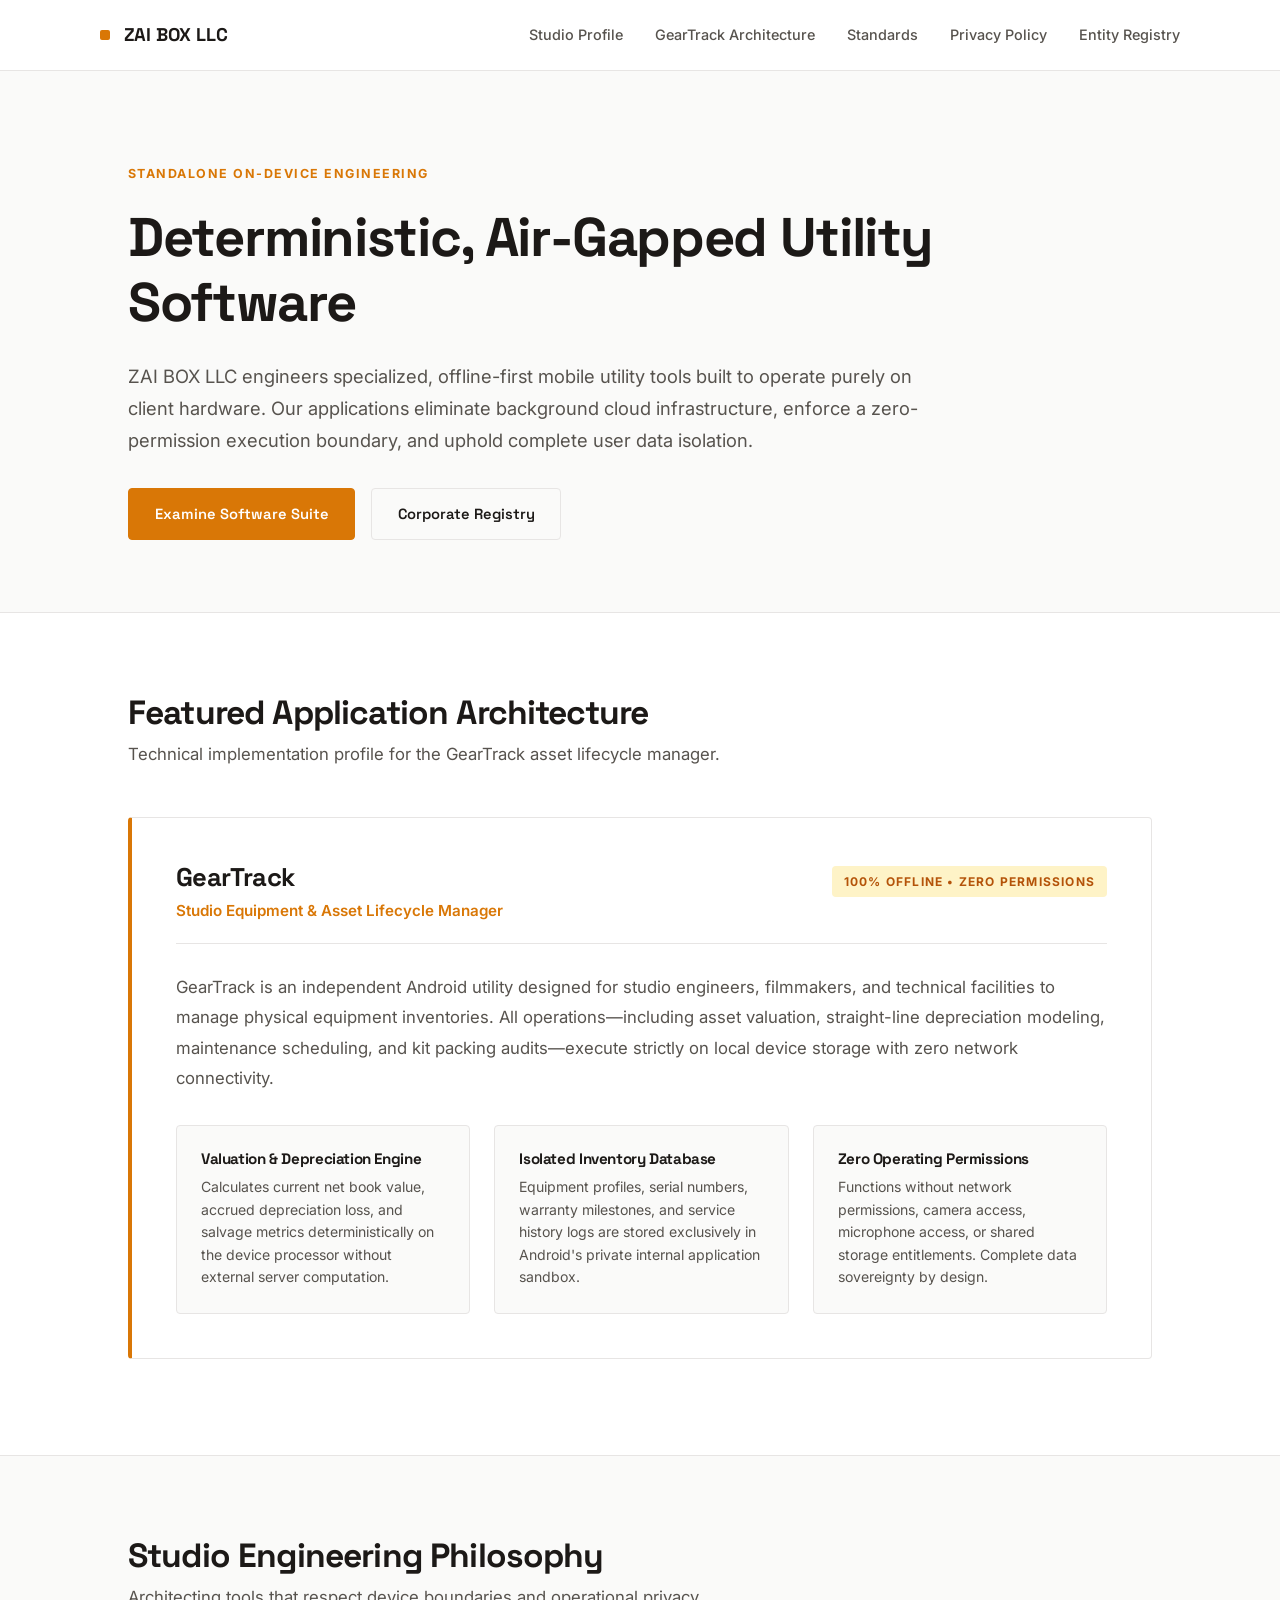
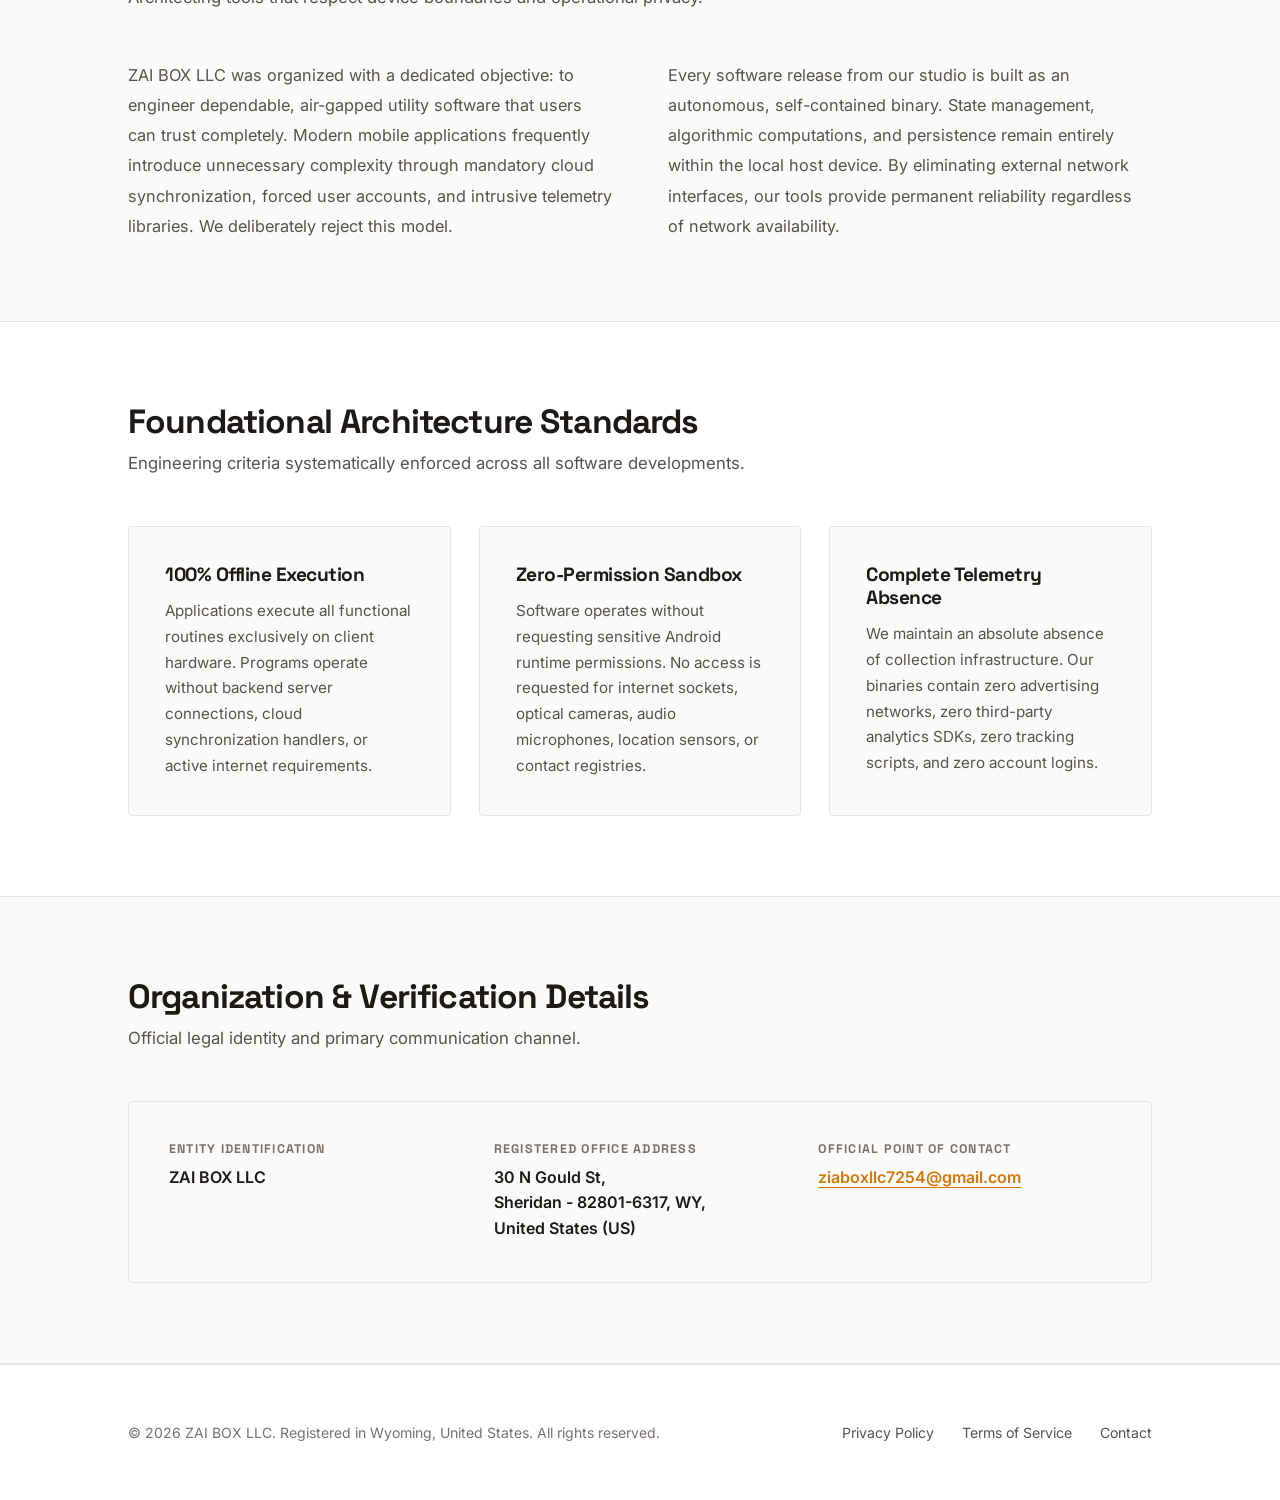
<file: index.html>
<!DOCTYPE html>
<html lang="en">
<head>
    <meta charset="UTF-8">
    <meta name="viewport" content="width=device-width, initial-scale=1.0">
    <title>ZAI BOX LLC — Local Asset Intelligence & Utility Software</title>
    <meta name="description" content="Official corporate website of ZAI BOX LLC. Developing standalone, 100% offline, zero-permission utilities including GearTrack.">
    <link rel="stylesheet" href="styles.css">
    <link rel="preconnect" href="https://fonts.googleapis.com">
    <link rel="preconnect" href="https://fonts.gstatic.com" crossorigin>
    <link href="https://fonts.googleapis.com/css2?family=Inter:wght@400;500;600;700&family=Space+Grotesk:wght@500;600;700&display=swap" rel="stylesheet">
    <meta name="google-site-verification" content="CYaXjKlSqwKfHDjGx_LQ6s8hRLdvDldTdVGTkuzs408" />
</head>
<body>

    <!-- Header -->
    <header class="site-header">
        <div class="shell header-container">
            <div class="brand-wrapper">
                <span class="brand-accent-pip"></span>
                <a href="index.html" class="brand-name">ZAI BOX LLC</a>
            </div>
            <nav class="nav-cluster">
                <a href="#about">Studio Profile</a>
                <a href="#geartrack">GearTrack Architecture</a>
                <a href="#standards">Standards</a>
                <a href="privacy.html">Privacy Policy</a>
                <a href="#registry">Entity Registry</a>
            </nav>
        </div>
    </header>

    <!-- Hero Section -->
    <section class="hero-block">
        <div class="shell">
            <div class="hero-content">
                <span class="kicker-tag">Standalone On-Device Engineering</span>
                <h1 class="hero-title">Deterministic, Air-Gapped Utility Software</h1>
                <p class="hero-subtitle">
                    ZAI BOX LLC engineers specialized, offline-first mobile utility tools built to operate purely on client hardware. Our applications eliminate background cloud infrastructure, enforce a zero-permission execution boundary, and uphold complete user data isolation.
                </p>
                <div class="hero-actions">
                    <a href="#geartrack" class="btn-primary">Examine Software Suite</a>
                    <a href="#registry" class="btn-secondary">Corporate Registry</a>
                </div>
            </div>
        </div>
    </section>

    <!-- Featured Application Architecture: GearTrack -->
    <section id="geartrack" class="section-pad">
        <div class="shell">
            <div class="section-head">
                <h2>Featured Application Architecture</h2>
                <p>Technical implementation profile for the GearTrack asset lifecycle manager.</p>
            </div>

            <div class="showcase-card">
                <div class="showcase-header">
                    <div class="showcase-title-wrap">
                        <h3>GearTrack</h3>
                        <span class="showcase-tagline">Studio Equipment & Asset Lifecycle Manager</span>
                    </div>
                    <span class="showcase-badge">100% Offline • Zero Permissions</span>
                </div>
                <p class="showcase-description">
                    GearTrack is an independent Android utility designed for studio engineers, filmmakers, and technical facilities to manage physical equipment inventories. All operations—including asset valuation, straight-line depreciation modeling, maintenance scheduling, and kit packing audits—execute strictly on local device storage with zero network connectivity.
                </p>
                <div class="showcase-specs-grid">
                    <div class="spec-box">
                        <h4>Valuation & Depreciation Engine</h4>
                        <p>Calculates current net book value, accrued depreciation loss, and salvage metrics deterministically on the device processor without external server computation.</p>
                    </div>
                    <div class="spec-box">
                        <h4>Isolated Inventory Database</h4>
                        <p>Equipment profiles, serial numbers, warranty milestones, and service history logs are stored exclusively in Android's private internal application sandbox.</p>
                    </div>
                    <div class="spec-box">
                        <h4>Zero Operating Permissions</h4>
                        <p>Functions without network permissions, camera access, microphone access, or shared storage entitlements. Complete data sovereignty by design.</p>
                    </div>
                </div>
            </div>
        </div>
    </section>

    <!-- About Section -->
    <section id="about" class="section-pad" style="background-color: var(--bg-surface);">
        <div class="shell">
            <div class="section-head">
                <h2>Studio Engineering Philosophy</h2>
                <p>Architecting tools that respect device boundaries and operational privacy.</p>
            </div>
            <div class="about-split">
                <div>
                    <p>
                        ZAI BOX LLC was organized with a dedicated objective: to engineer dependable, air-gapped utility software that users can trust completely. Modern mobile applications frequently introduce unnecessary complexity through mandatory cloud synchronization, forced user accounts, and intrusive telemetry libraries. We deliberately reject this model.
                    </p>
                </div>
                <div>
                    <p>
                        Every software release from our studio is built as an autonomous, self-contained binary. State management, algorithmic computations, and persistence remain entirely within the local host device. By eliminating external network interfaces, our tools provide permanent reliability regardless of network availability.
                    </p>
                </div>
            </div>
        </div>
    </section>

    <!-- Technical Architecture Standards -->
    <section id="standards" class="section-pad">
        <div class="shell">
            <div class="section-head">
                <h2>Foundational Architecture Standards</h2>
                <p>Engineering criteria systematically enforced across all software developments.</p>
            </div>
            <div class="tri-grid">
                <div class="arch-card">
                    <h3>100% Offline Execution</h3>
                    <p>Applications execute all functional routines exclusively on client hardware. Programs operate without backend server connections, cloud synchronization handlers, or active internet requirements.</p>
                </div>
                <div class="arch-card">
                    <h3>Zero-Permission Sandbox</h3>
                    <p>Software operates without requesting sensitive Android runtime permissions. No access is requested for internet sockets, optical cameras, audio microphones, location sensors, or contact registries.</p>
                </div>
                <div class="arch-card">
                    <h3>Complete Telemetry Absence</h3>
                    <p>We maintain an absolute absence of collection infrastructure. Our binaries contain zero advertising networks, zero third-party analytics SDKs, zero tracking scripts, and zero account logins.</p>
                </div>
            </div>
        </div>
    </section>

    <!-- Corporate Registry & Contact -->
    <section id="registry" class="section-pad" style="background-color: var(--bg-surface);">
        <div class="shell">
            <div class="section-head">
                <h2>Organization & Verification Details</h2>
                <p>Official legal identity and primary communication channel.</p>
            </div>
            <div class="registry-container">
                <div class="registry-grid">
                    <div class="registry-item">
                        <h4>Entity Identification</h4>
                        <p>ZAI BOX LLC</p>
                    </div>
                    <div class="registry-item">
                        <h4>Registered Office Address</h4>
                        <address>
                            30 N Gould St,<br>
                            Sheridan - 82801-6317, WY,<br>
                            United States (US)
                        </address>
                    </div>
                    <div class="registry-item">
                        <h4>Official Point of Contact</h4>
                        <p><a href="mailto:ziaboxllc7254@gmail.com">ziaboxllc7254@gmail.com</a></p>
                    </div>
                </div>
            </div>
        </div>
    </section>

    <!-- Footer -->
    <footer class="site-footer">
        <div class="shell footer-inner">
            <div class="footer-copy">
                <p>&copy; 2026 ZAI BOX LLC. Registered in Wyoming, United States. All rights reserved.</p>
            </div>
            <nav class="footer-links">
                <a href="privacy.html">Privacy Policy</a>
                <a href="terms.html">Terms of Service</a>
                <a href="#registry">Contact</a>
            </nav>
        </div>
    </footer>

</body>
</html>
</file>
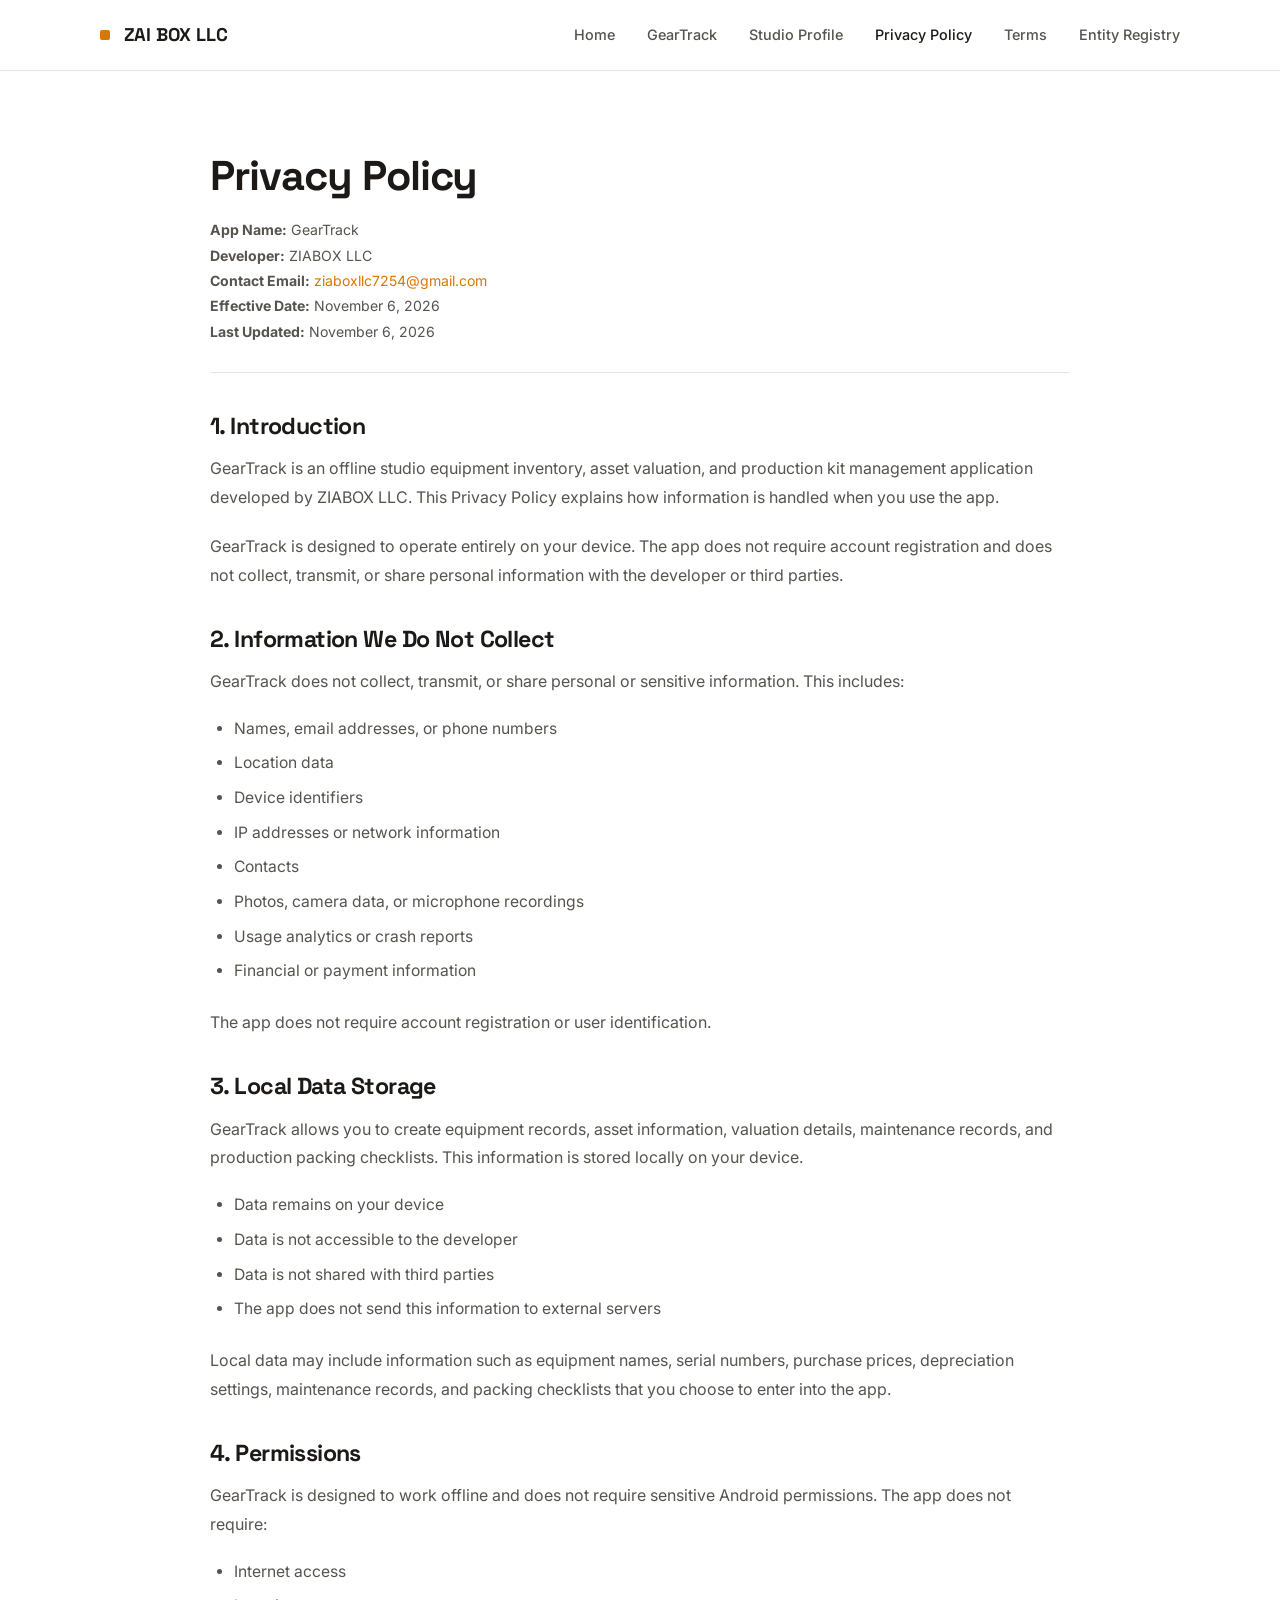
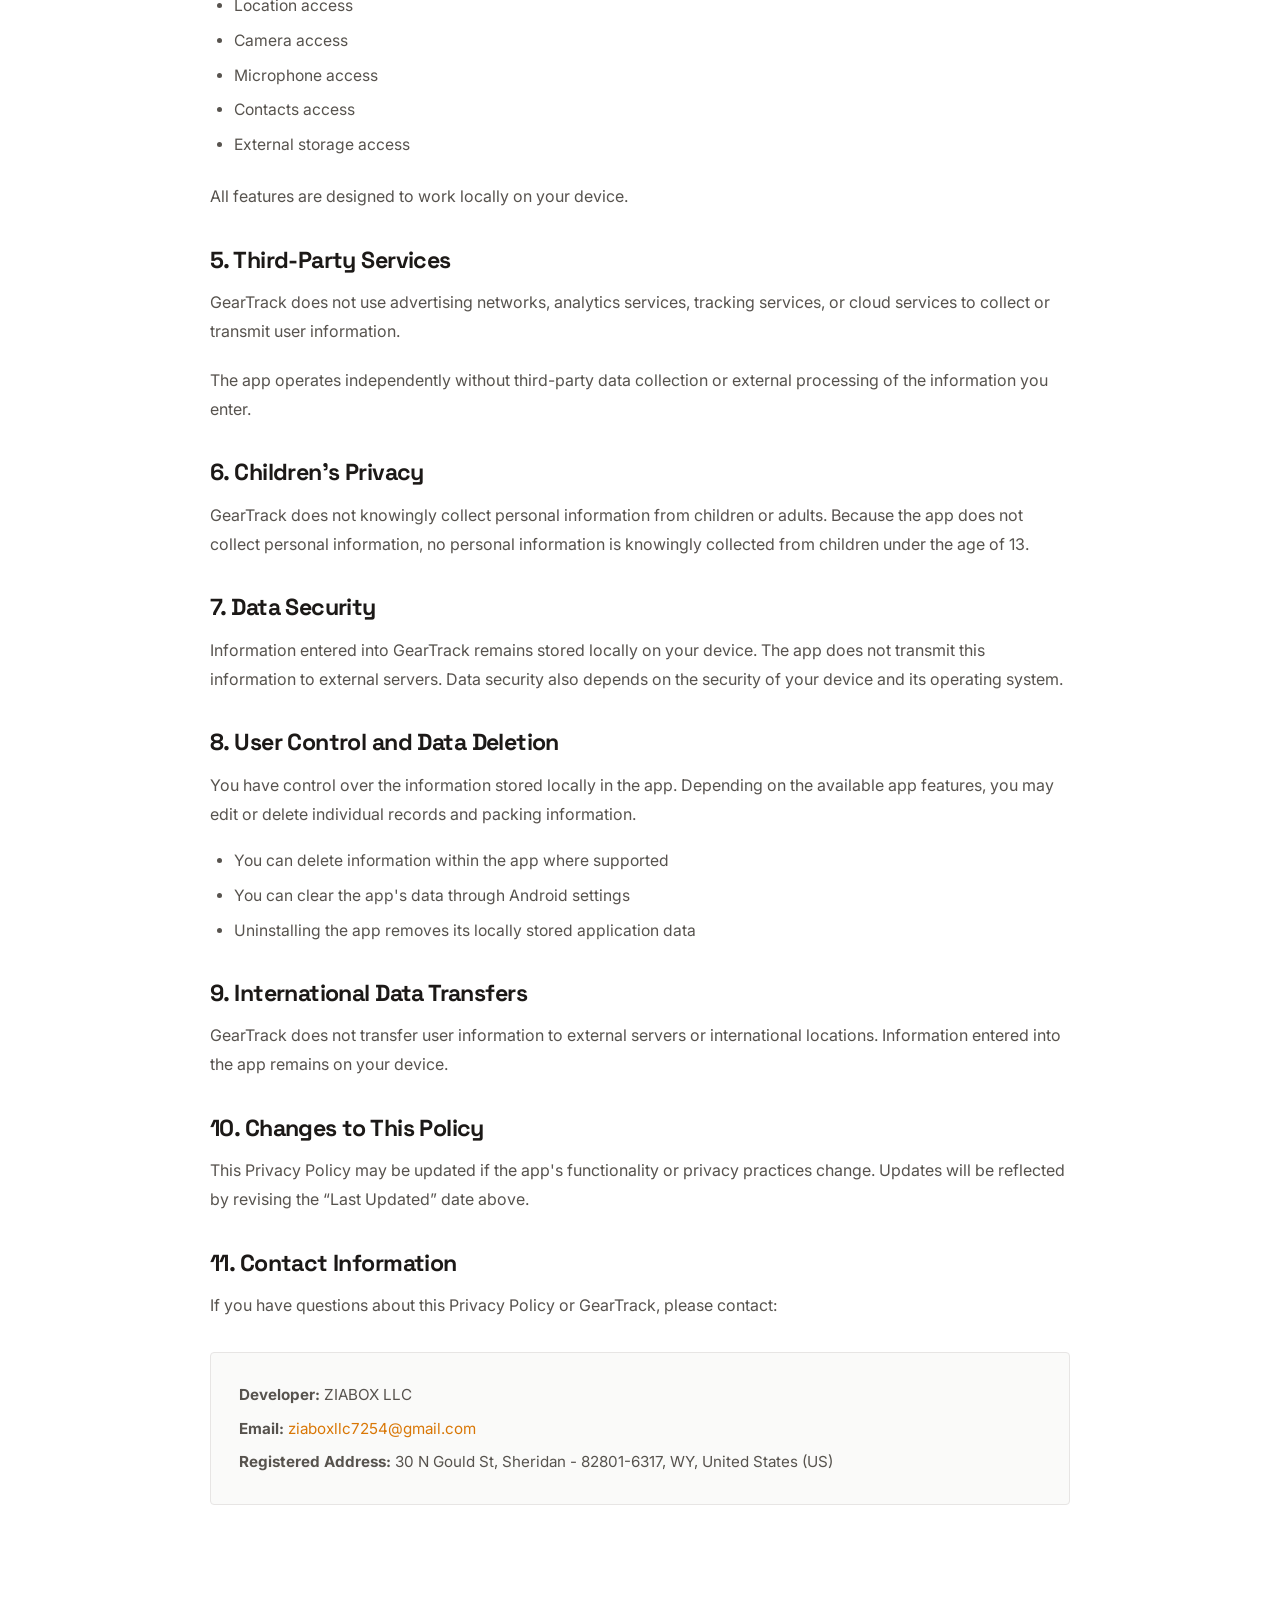
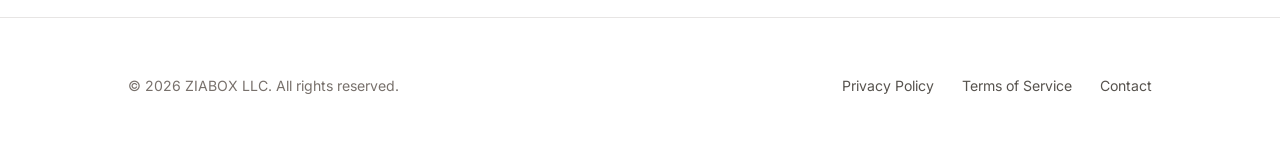
<file: privacy.html>
<!DOCTYPE html>
<html lang="en">
<head>
    <meta charset="UTF-8">
    <meta name="viewport" content="width=device-width, initial-scale=1.0">
    <title>Privacy Policy – GearTrack</title>
    <link rel="stylesheet" href="styles.css">
    <link rel="preconnect" href="https://fonts.googleapis.com">
    <link rel="preconnect" href="https://fonts.gstatic.com" crossorigin>
    <link href="https://fonts.googleapis.com/css2?family=Inter:wght@400;500;600;700&family=Space+Grotesk:wght@500;600;700&display=swap" rel="stylesheet">
</head>
<body>

    <!-- Header -->
    <header class="site-header">
        <div class="shell header-container">
            <div class="brand-wrapper">
                <span class="brand-accent-pip"></span>
                <a href="index.html" class="brand-name">ZAI BOX LLC</a>
            </div>
            <nav class="nav-cluster">
                <a href="index.html">Home</a>
                <a href="index.html#geartrack">GearTrack</a>
                <a href="index.html#about">Studio Profile</a>
                <a href="privacy.html" class="active-page">Privacy Policy</a>
                <a href="terms.html">Terms</a>
                <a href="index.html#registry">Entity Registry</a>
            </nav>
        </div>
    </header>

    <!-- Main Content -->
    <main class="policy-wrapper">
        <div class="shell">
            <article class="policy-card">
                <div class="policy-masthead">
                    <h1>Privacy Policy</h1>
                    <div class="policy-meta" style="margin-top: 1rem; line-height: 1.8;">
                        <p><strong>App Name:</strong> GearTrack</p>
                        <p><strong>Developer:</strong> ZIABOX LLC</p>
                        <p><strong>Contact Email:</strong> <a href="mailto:ziaboxllc7254@gmail.com">ziaboxllc7254@gmail.com</a></p>
                        <p><strong>Effective Date:</strong> November 6, 2026</p>
                        <p><strong>Last Updated:</strong> November 6, 2026</p>
                    </div>
                </div>

                <div class="policy-article">
                    <h2>1. Introduction</h2>
                    <p>
                        GearTrack is an offline studio equipment inventory, asset valuation, and production
                        kit management application developed by ZIABOX LLC.
                        This Privacy Policy explains how information is handled when you use the app.
                    </p>
                    <p>
                        GearTrack is designed to operate entirely on your device.
                        The app does not require account registration and does not collect, transmit,
                        or share personal information with the developer or third parties.
                    </p>

                    <h2>2. Information We Do Not Collect</h2>
                    <p>
                        GearTrack does not collect, transmit, or share personal or sensitive information.
                        This includes:
                    </p>
                    <ul>
                        <li>Names, email addresses, or phone numbers</li>
                        <li>Location data</li>
                        <li>Device identifiers</li>
                        <li>IP addresses or network information</li>
                        <li>Contacts</li>
                        <li>Photos, camera data, or microphone recordings</li>
                        <li>Usage analytics or crash reports</li>
                        <li>Financial or payment information</li>
                    </ul>
                    <p>
                        The app does not require account registration or user identification.
                    </p>

                    <h2>3. Local Data Storage</h2>
                    <p>
                        GearTrack allows you to create equipment records, asset information,
                        valuation details, maintenance records, and production packing checklists.
                        This information is stored locally on your device.
                    </p>
                    <ul>
                        <li>Data remains on your device</li>
                        <li>Data is not accessible to the developer</li>
                        <li>Data is not shared with third parties</li>
                        <li>The app does not send this information to external servers</li>
                    </ul>
                    <p>
                        Local data may include information such as equipment names, serial numbers,
                        purchase prices, depreciation settings, maintenance records, and packing
                        checklists that you choose to enter into the app.
                    </p>

                    <h2>4. Permissions</h2>
                    <p>
                        GearTrack is designed to work offline and does not require sensitive Android
                        permissions. The app does not require:
                    </p>
                    <ul>
                        <li>Internet access</li>
                        <li>Location access</li>
                        <li>Camera access</li>
                        <li>Microphone access</li>
                        <li>Contacts access</li>
                        <li>External storage access</li>
                    </ul>
                    <p>
                        All features are designed to work locally on your device.
                    </p>

                    <h2>5. Third-Party Services</h2>
                    <p>
                        GearTrack does not use advertising networks, analytics services, tracking
                        services, or cloud services to collect or transmit user information.
                    </p>
                    <p>
                        The app operates independently without third-party data collection or
                        external processing of the information you enter.
                    </p>

                    <h2>6. Children's Privacy</h2>
                    <p>
                        GearTrack does not knowingly collect personal information from children or
                        adults. Because the app does not collect personal information, no personal
                        information is knowingly collected from children under the age of 13.
                    </p>

                    <h2>7. Data Security</h2>
                    <p>
                        Information entered into GearTrack remains stored locally on your device.
                        The app does not transmit this information to external servers.
                        Data security also depends on the security of your device and its operating
                        system.
                    </p>

                    <h2>8. User Control and Data Deletion</h2>
                    <p>
                        You have control over the information stored locally in the app. Depending on
                        the available app features, you may edit or delete individual records and
                        packing information.
                    </p>
                    <ul>
                        <li>You can delete information within the app where supported</li>
                        <li>You can clear the app's data through Android settings</li>
                        <li>Uninstalling the app removes its locally stored application data</li>
                    </ul>

                    <h2>9. International Data Transfers</h2>
                    <p>
                        GearTrack does not transfer user information to external servers or
                        international locations. Information entered into the app remains on your
                        device.
                    </p>

                    <h2>10. Changes to This Policy</h2>
                    <p>
                        This Privacy Policy may be updated if the app's functionality or privacy
                        practices change. Updates will be reflected by revising the “Last Updated”
                        date above.
                    </p>

                    <h2>11. Contact Information</h2>
                    <p>
                        If you have questions about this Privacy Policy or GearTrack, please contact:
                    </p>
                    <div class="receipt-box">
                        <p><strong>Developer:</strong> ZIABOX LLC</p>
                        <p><strong>Email:</strong> <a href="mailto:ziaboxllc7254@gmail.com">ziaboxllc7254@gmail.com</a></p>
                        <p><strong>Registered Address:</strong> 30 N Gould St, Sheridan - 82801-6317, WY, United States (US)</p>
                    </div>
                </div>
            </article>
        </div>
    </main>

    <!-- Footer -->
    <footer class="site-footer">
        <div class="shell footer-inner">
            <div class="footer-copy">
                <p>&copy; 2026 ZIABOX LLC. All rights reserved.</p>
            </div>
            <nav class="footer-links">
                <a href="privacy.html">Privacy Policy</a>
                <a href="terms.html">Terms of Service</a>
                <a href="index.html#registry">Contact</a>
            </nav>
        </div>
    </footer>

</body>
</html>
</file>
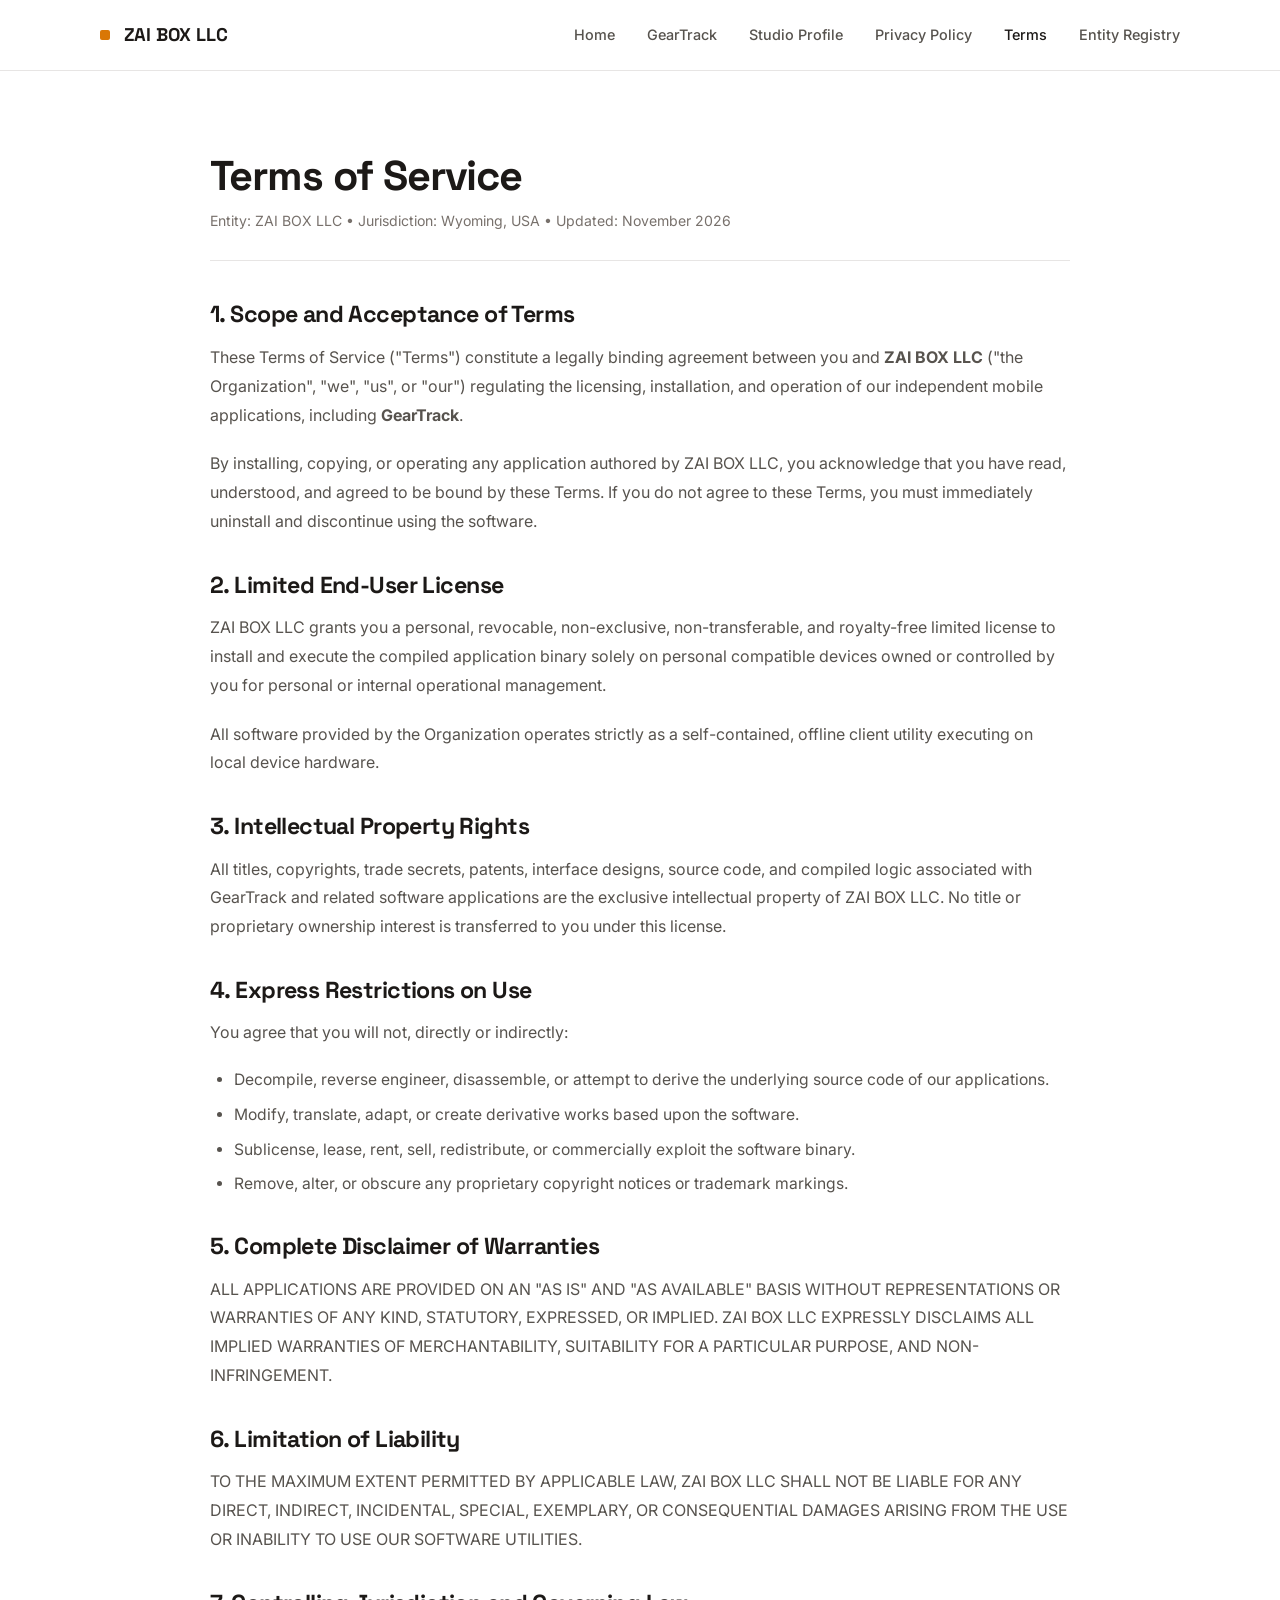
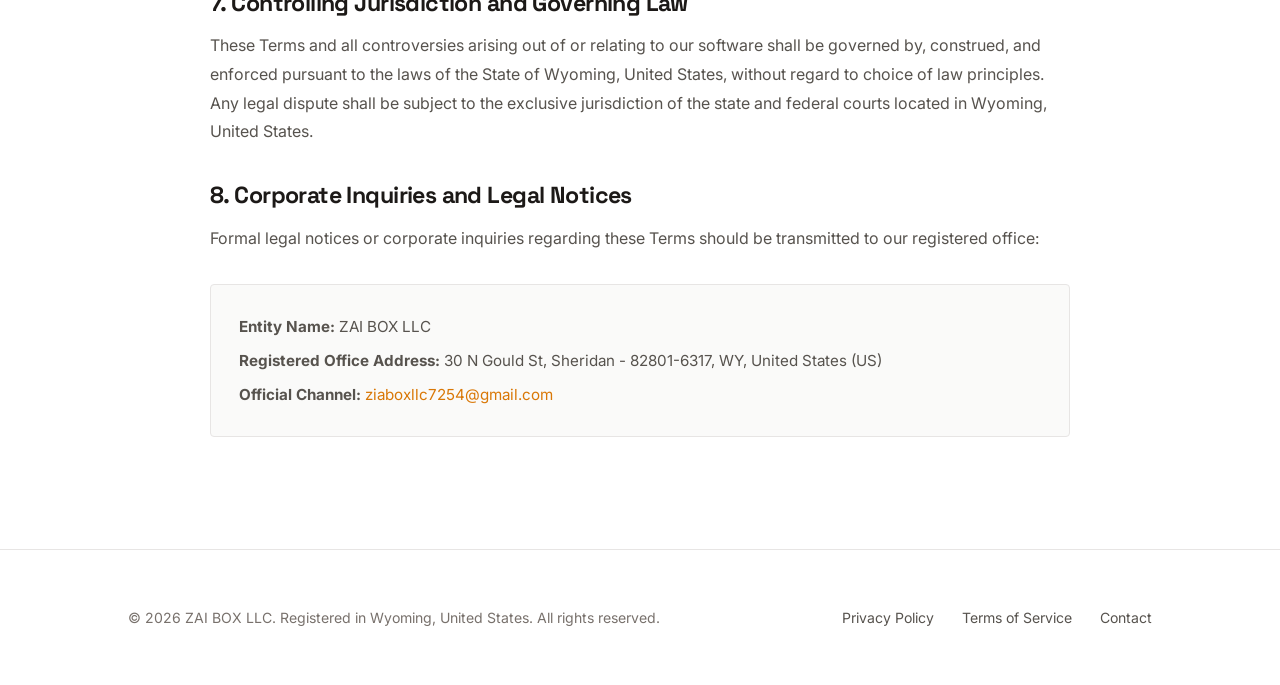
<file: terms.html>
<!DOCTYPE html>
<html lang="en">
<head>
    <meta charset="UTF-8">
    <meta name="viewport" content="width=device-width, initial-scale=1.0">
    <title>Terms of Service — ZAI BOX LLC</title>
    <meta name="description" content="Formal Terms of Service for standalone utility software distributed by ZAI BOX LLC.">
    <link rel="stylesheet" href="styles.css">
    <link rel="preconnect" href="https://fonts.googleapis.com">
    <link rel="preconnect" href="https://fonts.gstatic.com" crossorigin>
    <link href="https://fonts.googleapis.com/css2?family=Inter:wght@400;500;600;700&family=Space+Grotesk:wght@500;600;700&display=swap" rel="stylesheet">
</head>
<body>

    <!-- Header -->
    <header class="site-header">
        <div class="shell header-container">
            <div class="brand-wrapper">
                <span class="brand-accent-pip"></span>
                <a href="index.html" class="brand-name">ZAI BOX LLC</a>
            </div>
            <nav class="nav-cluster">
                <a href="index.html">Home</a>
                <a href="index.html#geartrack">GearTrack</a>
                <a href="index.html#about">Studio Profile</a>
                <a href="privacy.html">Privacy Policy</a>
                <a href="terms.html" class="active-page">Terms</a>
                <a href="index.html#registry">Entity Registry</a>
            </nav>
        </div>
    </header>

    <!-- Terms Document -->
    <main class="policy-wrapper">
        <div class="shell">
            <article class="policy-card">
                <div class="policy-masthead">
                    <h1>Terms of Service</h1>
                    <div class="policy-meta">
                        Entity: ZAI BOX LLC &bull; Jurisdiction: Wyoming, USA &bull; Updated: November 2026
                    </div>
                </div>

                <div class="policy-article">
                    <h2>1. Scope and Acceptance of Terms</h2>
                    <p>
                        These Terms of Service ("Terms") constitute a legally binding agreement between you and <strong>ZAI BOX LLC</strong> ("the Organization", "we", "us", or "our") regulating the licensing, installation, and operation of our independent mobile applications, including <strong>GearTrack</strong>.
                    </p>
                    <p>
                        By installing, copying, or operating any application authored by ZAI BOX LLC, you acknowledge that you have read, understood, and agreed to be bound by these Terms. If you do not agree to these Terms, you must immediately uninstall and discontinue using the software.
                    </p>

                    <h2>2. Limited End-User License</h2>
                    <p>
                        ZAI BOX LLC grants you a personal, revocable, non-exclusive, non-transferable, and royalty-free limited license to install and execute the compiled application binary solely on personal compatible devices owned or controlled by you for personal or internal operational management.
                    </p>
                    <p>
                        All software provided by the Organization operates strictly as a self-contained, offline client utility executing on local device hardware.
                    </p>

                    <h2>3. Intellectual Property Rights</h2>
                    <p>
                        All titles, copyrights, trade secrets, patents, interface designs, source code, and compiled logic associated with GearTrack and related software applications are the exclusive intellectual property of ZAI BOX LLC. No title or proprietary ownership interest is transferred to you under this license.
                    </p>

                    <h2>4. Express Restrictions on Use</h2>
                    <p>You agree that you will not, directly or indirectly:</p>
                    <ul>
                        <li>Decompile, reverse engineer, disassemble, or attempt to derive the underlying source code of our applications.</li>
                        <li>Modify, translate, adapt, or create derivative works based upon the software.</li>
                        <li>Sublicense, lease, rent, sell, redistribute, or commercially exploit the software binary.</li>
                        <li>Remove, alter, or obscure any proprietary copyright notices or trademark markings.</li>
                    </ul>

                    <h2>5. Complete Disclaimer of Warranties</h2>
                    <p>
                        ALL APPLICATIONS ARE PROVIDED ON AN "AS IS" AND "AS AVAILABLE" BASIS WITHOUT REPRESENTATIONS OR WARRANTIES OF ANY KIND, STATUTORY, EXPRESSED, OR IMPLIED. ZAI BOX LLC EXPRESSLY DISCLAIMS ALL IMPLIED WARRANTIES OF MERCHANTABILITY, SUITABILITY FOR A PARTICULAR PURPOSE, AND NON-INFRINGEMENT.
                    </p>

                    <h2>6. Limitation of Liability</h2>
                    <p>
                        TO THE MAXIMUM EXTENT PERMITTED BY APPLICABLE LAW, ZAI BOX LLC SHALL NOT BE LIABLE FOR ANY DIRECT, INDIRECT, INCIDENTAL, SPECIAL, EXEMPLARY, OR CONSEQUENTIAL DAMAGES ARISING FROM THE USE OR INABILITY TO USE OUR SOFTWARE UTILITIES.
                    </p>

                    <h2>7. Controlling Jurisdiction and Governing Law</h2>
                    <p>
                        These Terms and all controversies arising out of or relating to our software shall be governed by, construed, and enforced pursuant to the laws of the State of Wyoming, United States, without regard to choice of law principles. Any legal dispute shall be subject to the exclusive jurisdiction of the state and federal courts located in Wyoming, United States.
                    </p>

                    <h2>8. Corporate Inquiries and Legal Notices</h2>
                    <p>
                        Formal legal notices or corporate inquiries regarding these Terms should be transmitted to our registered office:
                    </p>
                    <div class="receipt-box">
                        <p><strong>Entity Name:</strong> ZAI BOX LLC</p>
                        <p><strong>Registered Office Address:</strong> 30 N Gould St, Sheridan - 82801-6317, WY, United States (US)</p>
                        <p><strong>Official Channel:</strong> <a href="mailto:ziaboxllc7254@gmail.com">ziaboxllc7254@gmail.com</a></p>
                    </div>
                </div>
            </article>
        </div>
    </main>

    <!-- Footer -->
    <footer class="site-footer">
        <div class="shell footer-inner">
            <div class="footer-copy">
                <p>&copy; 2026 ZAI BOX LLC. Registered in Wyoming, United States. All rights reserved.</p>
            </div>
            <nav class="footer-links">
                <a href="privacy.html">Privacy Policy</a>
                <a href="terms.html">Terms of Service</a>
                <a href="index.html#registry">Contact</a>
            </nav>
        </div>
    </footer>

</body>
</html>
</file>
<file: styles.css>
/* ==========================================================================
   ZAI BOX LLC — Corporate Design System
   Aesthetic: Technical Minimalist / Industrial Hardware Architecture
   Primary Accent: Amber #D97706
   Background: #FFFFFF / #FAFAF9 (Warm Technical Stone)
   Text: #1C1917 (Stone-900) & #57534E (Stone-600)
   Borders: #E7E5E4 (Stone-200)
   Typography: Space Grotesk (Geometry & Precision) + Inter (Legibility)
   ========================================================================== */

:root {
    --bg-base: #FFFFFF;
    --bg-surface: #FAFAF9;
    --bg-highlight: #FFFBEB;
    --border-color: #E7E5E4;
    --border-amber: rgba(217, 119, 6, 0.35);
    
    --text-main: #1C1917;
    --text-muted: #57534E;
    --text-subtle: #78716C;
    
    --brand-amber: #D97706;
    --brand-amber-hover: #B45309;
    --brand-amber-light: #FEF3C7;
    
    --font-heading: 'Space Grotesk', -apple-system, BlinkMacSystemFont, 'Segoe UI', Roboto, sans-serif;
    --font-body: 'Inter', -apple-system, BlinkMacSystemFont, 'Segoe UI', Roboto, sans-serif;
    --max-width: 1080px;
    --radius: 4px;
}

*, *::before, *::after {
    box-sizing: border-box;
    margin: 0;
    padding: 0;
}

html {
    scroll-behavior: smooth;
    font-size: 16px;
}

body {
    background-color: var(--bg-base);
    color: var(--text-main);
    font-family: var(--font-body);
    line-height: 1.65;
    -webkit-font-smoothing: antialiased;
}

.shell {
    width: 100%;
    max-width: var(--max-width);
    margin: 0 auto;
    padding: 0 1.75rem;
}

/* Typography */
h1, h2, h3, h4 {
    font-family: var(--font-heading);
    color: var(--text-main);
    font-weight: 700;
    line-height: 1.2;
    letter-spacing: -0.025em;
}

p {
    color: var(--text-muted);
}

a {
    color: var(--brand-amber);
    text-decoration: none;
    transition: color 0.15s ease;
}

a:hover {
    color: var(--brand-amber-hover);
}

/* Header */
.site-header {
    background-color: var(--bg-base);
    border-bottom: 1px solid var(--border-color);
    position: sticky;
    top: 0;
    z-index: 50;
}

.header-container {
    display: flex;
    justify-content: space-between;
    align-items: center;
    padding: 1.25rem 0;
}

.brand-wrapper {
    display: flex;
    align-items: center;
    gap: 0.85rem;
}

.brand-accent-pip {
    width: 10px;
    height: 10px;
    background-color: var(--brand-amber);
    border-radius: 2px;
}

.brand-name {
    font-family: var(--font-heading);
    font-size: 1.15rem;
    font-weight: 700;
    color: var(--text-main);
    letter-spacing: -0.01em;
}

.nav-cluster {
    display: flex;
    gap: 2rem;
    align-items: center;
}

.nav-cluster a {
    font-size: 0.9rem;
    font-weight: 500;
    color: var(--text-muted);
}

.nav-cluster a:hover,
.nav-cluster a.active-page {
    color: var(--text-main);
}

/* Hero Section */
.hero-block {
    padding: 5.5rem 0 4.5rem;
    border-bottom: 1px solid var(--border-color);
    background-color: var(--bg-surface);
}

.hero-content {
    max-width: 820px;
}

.kicker-tag {
    display: inline-flex;
    align-items: center;
    gap: 0.5rem;
    font-size: 0.78rem;
    font-weight: 700;
    text-transform: uppercase;
    letter-spacing: 0.12em;
    color: var(--brand-amber);
    margin-bottom: 1.25rem;
}

.hero-title {
    font-size: clamp(2.3rem, 4.5vw, 3.4rem);
    margin-bottom: 1.5rem;
}

.hero-subtitle {
    font-size: 1.15rem;
    line-height: 1.75;
    color: var(--text-muted);
    margin-bottom: 2rem;
}

.hero-actions {
    display: flex;
    gap: 1rem;
    align-items: center;
}

.btn-primary {
    display: inline-flex;
    align-items: center;
    justify-content: center;
    background-color: var(--brand-amber);
    color: #FFFFFF;
    font-family: var(--font-heading);
    font-size: 0.92rem;
    font-weight: 600;
    padding: 0.8rem 1.6rem;
    border-radius: var(--radius);
    border: 1px solid var(--brand-amber);
    transition: background-color 0.15s ease;
}

.btn-primary:hover {
    background-color: var(--brand-amber-hover);
    color: #FFFFFF;
}

.btn-secondary {
    display: inline-flex;
    align-items: center;
    justify-content: center;
    background-color: transparent;
    color: var(--text-main);
    font-family: var(--font-heading);
    font-size: 0.92rem;
    font-weight: 600;
    padding: 0.8rem 1.6rem;
    border-radius: var(--radius);
    border: 1px solid var(--border-color);
}

.btn-secondary:hover {
    border-color: var(--text-main);
}

/* Section Common */
.section-pad {
    padding: 5rem 0;
    border-bottom: 1px solid var(--border-color);
}

.section-head {
    margin-bottom: 3rem;
    max-width: 700px;
}

.section-head h2 {
    font-size: 2.1rem;
    margin-bottom: 0.5rem;
}

.section-head p {
    font-size: 1.05rem;
}

/* Featured Application Showcase: GearTrack */
.showcase-card {
    background-color: var(--bg-base);
    border: 1px solid var(--border-color);
    border-left: 4px solid var(--brand-amber);
    border-radius: var(--radius);
    padding: 2.75rem;
    margin-bottom: 1rem;
}

.showcase-header {
    display: flex;
    justify-content: space-between;
    align-items: baseline;
    flex-wrap: wrap;
    gap: 1rem;
    border-bottom: 1px solid var(--border-color);
    padding-bottom: 1.25rem;
    margin-bottom: 1.75rem;
}

.showcase-title-wrap h3 {
    font-size: 1.6rem;
    margin-bottom: 0.25rem;
}

.showcase-tagline {
    font-size: 0.95rem;
    color: var(--brand-amber);
    font-weight: 600;
}

.showcase-badge {
    font-size: 0.75rem;
    font-weight: 700;
    text-transform: uppercase;
    letter-spacing: 0.1em;
    padding: 0.35rem 0.75rem;
    background-color: var(--brand-amber-light);
    color: var(--brand-amber-hover);
    border-radius: var(--radius);
}

.showcase-description {
    font-size: 1.05rem;
    line-height: 1.8;
    margin-bottom: 2rem;
}

.showcase-specs-grid {
    display: grid;
    grid-template-columns: repeat(3, 1fr);
    gap: 1.5rem;
}

.spec-box {
    background-color: var(--bg-surface);
    border: 1px solid var(--border-color);
    padding: 1.5rem;
    border-radius: var(--radius);
}

.spec-box h4 {
    font-size: 0.95rem;
    margin-bottom: 0.5rem;
    color: var(--text-main);
}

.spec-box p {
    font-size: 0.88rem;
    line-height: 1.6;
}

/* Architecture Framework */
.tri-grid {
    display: grid;
    grid-template-columns: repeat(3, 1fr);
    gap: 1.75rem;
}

.arch-card {
    background-color: var(--bg-surface);
    border: 1px solid var(--border-color);
    border-radius: var(--radius);
    padding: 2.25rem;
}

.arch-card h3 {
    font-size: 1.2rem;
    margin-bottom: 0.75rem;
}

.arch-card p {
    font-size: 0.95rem;
    line-height: 1.7;
}

/* About / Philosophy Section */
.about-split {
    display: grid;
    grid-template-columns: 1fr 1fr;
    gap: 3.5rem;
}

.about-split p {
    font-size: 1.02rem;
    line-height: 1.85;
    margin-bottom: 1.25rem;
}

.about-split p:last-child {
    margin-bottom: 0;
}

/* Contact / Verification Section */
.registry-container {
    background-color: var(--bg-surface);
    border: 1px solid var(--border-color);
    border-radius: var(--radius);
    padding: 2.5rem;
}

.registry-grid {
    display: grid;
    grid-template-columns: repeat(3, 1fr);
    gap: 2rem;
}

.registry-item h4 {
    font-size: 0.78rem;
    text-transform: uppercase;
    letter-spacing: 0.1em;
    color: var(--text-subtle);
    margin-bottom: 0.5rem;
}

.registry-item p,
.registry-item address {
    font-size: 1rem;
    font-style: normal;
    font-weight: 600;
    color: var(--text-main);
    line-height: 1.6;
}

.registry-item a {
    color: var(--brand-amber);
    text-decoration: underline;
    text-underline-offset: 4px;
}

.registry-item a:hover {
    color: var(--brand-amber-hover);
}

/* Policy Documents */
.policy-wrapper {
    padding: 5rem 0 7rem;
}

.policy-card {
    max-width: 860px;
    margin: 0 auto;
}

.policy-masthead {
    border-bottom: 1px solid var(--border-color);
    padding-bottom: 1.75rem;
    margin-bottom: 2.5rem;
}

.policy-masthead h1 {
    font-size: 2.6rem;
    margin-bottom: 0.5rem;
}

.policy-meta {
    font-size: 0.88rem;
    color: var(--text-subtle);
}

.policy-notice {
    background-color: var(--bg-highlight);
    border: 1px solid var(--border-amber);
    border-left: 4px solid var(--brand-amber);
    padding: 1.5rem;
    border-radius: var(--radius);
    margin-bottom: 2.5rem;
}

.policy-notice p {
    font-size: 0.98rem;
    color: var(--text-main);
    line-height: 1.7;
    margin: 0;
}

.policy-article h2 {
    font-size: 1.45rem;
    margin: 2.25rem 0 0.85rem;
}

.policy-article p {
    font-size: 1rem;
    line-height: 1.8;
    margin-bottom: 1.25rem;
}

.policy-article ul {
    margin: 0.75rem 0 1.5rem 1.5rem;
}

.policy-article li {
    font-size: 0.98rem;
    color: var(--text-muted);
    margin-bottom: 0.55rem;
    line-height: 1.65;
}

.receipt-box {
    background-color: var(--bg-surface);
    border: 1px solid var(--border-color);
    padding: 1.75rem;
    border-radius: var(--radius);
    margin-top: 2rem;
}

.receipt-box p {
    margin-bottom: 0.4rem;
    font-size: 0.95rem;
}

.receipt-box p:last-child {
    margin-bottom: 0;
}

/* Footer */
.site-footer {
    background-color: var(--bg-base);
    border-top: 1px solid var(--border-color);
    padding: 3.5rem 0;
}

.footer-inner {
    display: flex;
    justify-content: space-between;
    align-items: center;
    flex-wrap: wrap;
    gap: 1.5rem;
}

.footer-copy p {
    font-size: 0.88rem;
    color: var(--text-subtle);
}

.footer-links {
    display: flex;
    gap: 1.75rem;
}

.footer-links a {
    font-size: 0.88rem;
    color: var(--text-muted);
}

.footer-links a:hover {
    color: var(--text-main);
}

/* Responsive */
@media (max-width: 900px) {
    .showcase-specs-grid,
    .tri-grid,
    .registry-grid {
        grid-template-columns: 1fr;
    }
    .about-split {
        grid-template-columns: 1fr;
        gap: 1.5rem;
    }
    .nav-cluster {
        display: none;
    }
}
</file>
